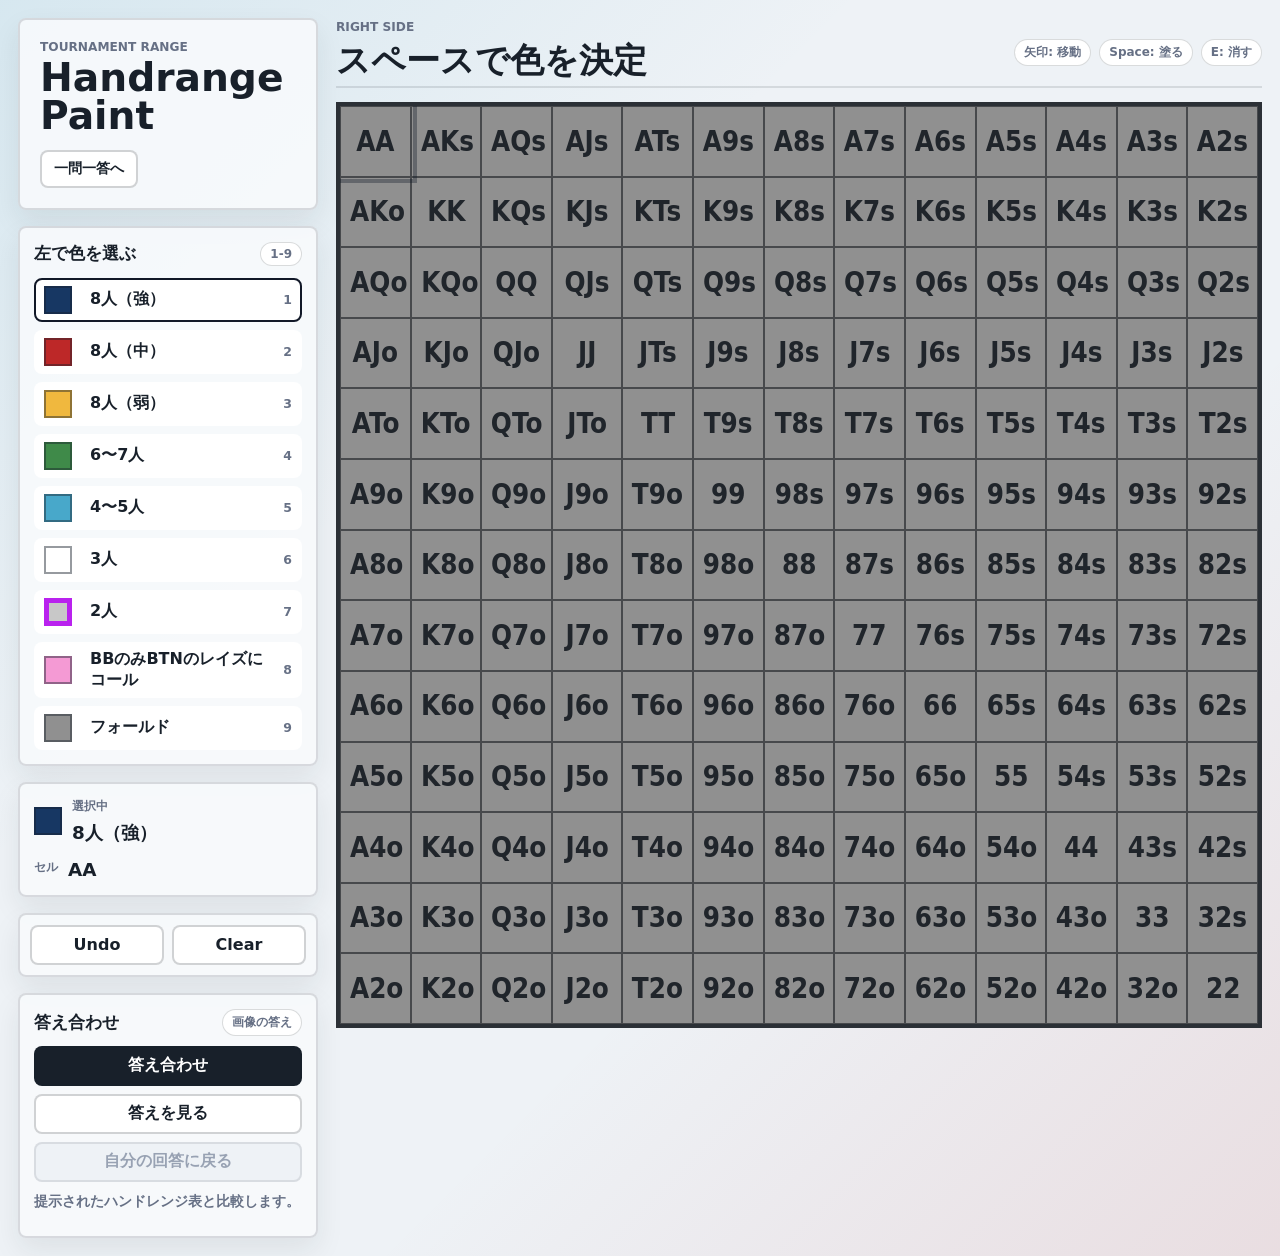
<file: index.html>
<!doctype html>
<html lang="ja">
  <head>
    <meta charset="utf-8">
    <meta name="viewport" content="width=device-width, initial-scale=1">
    <title>Handrange Paint</title>
    <link rel="stylesheet" href="styles.css">
  </head>
  <body>
    <main class="app-shell">
      <aside class="toolbar" aria-label="色選択">
        <div class="brand-block">
          <p class="eyebrow">Tournament Range</p>
          <h1>Handrange Paint</h1>
          <a class="mode-link" href="quiz.html">一問一答へ</a>
        </div>

        <section class="palette-panel" aria-labelledby="palette-title">
          <div class="panel-title-row">
            <h2 id="palette-title">左で色を選ぶ</h2>
            <span class="shortcut">1-9</span>
          </div>
          <div id="palette" class="palette" role="listbox" aria-label="レンジ色"></div>
        </section>

        <section class="status-panel" aria-live="polite">
          <div class="current-color">
            <span id="currentSwatch" class="status-swatch"></span>
            <div>
              <span class="caption">選択中</span>
              <strong id="currentLabel">8人（強）</strong>
            </div>
          </div>
          <div class="current-hand">
            <span class="caption">セル</span>
            <strong id="activeHand">AA</strong>
          </div>
        </section>

        <section class="actions" aria-label="操作">
          <button id="undoButton" type="button">Undo</button>
          <button id="clearButton" type="button">Clear</button>
        </section>

        <section class="quiz-panel" aria-labelledby="quiz-title">
          <div class="panel-title-row">
            <h2 id="quiz-title">答え合わせ</h2>
            <span id="answerStatus" class="shortcut">画像の答え</span>
          </div>
          <div class="quiz-actions">
            <button id="checkButton" type="button">答え合わせ</button>
            <button id="showAnswerButton" type="button">答えを見る</button>
            <button id="returnPracticeButton" type="button" disabled>自分の回答に戻る</button>
          </div>
          <p id="scoreText" class="score-text">提示されたハンドレンジ表と比較します。</p>
          <ol id="resultHistory" class="result-history" aria-label="答え合わせ履歴"></ol>
        </section>
      </aside>

      <section class="range-area" aria-label="ハンドレンジ表">
        <div class="range-topbar">
          <div>
            <p class="eyebrow">Right Side</p>
            <h2>スペースで色を決定</h2>
          </div>
          <div class="key-hints" aria-label="キーボード操作">
            <span>矢印: 移動</span>
            <span>Space: 塗る</span>
            <span>E: 消す</span>
          </div>
        </div>
        <div id="rangeGrid" class="range-grid" role="grid" aria-label="ポーカーハンドレンジ"></div>
      </section>
    </main>

    <script src="script.js"></script>
  </body>
</html>
</file>
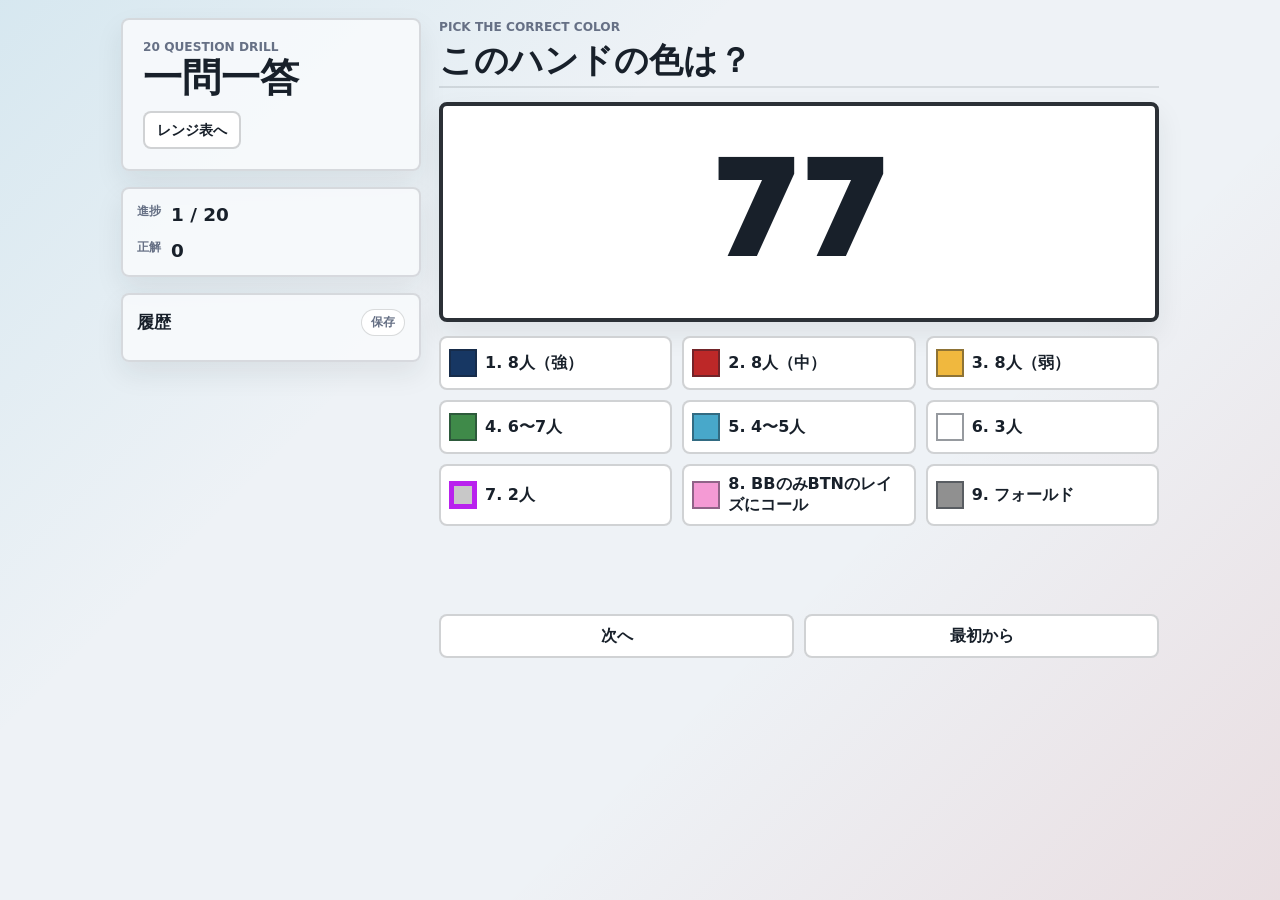
<file: quiz.html>
<!doctype html>
<html lang="ja">
  <head>
    <meta charset="utf-8">
    <meta name="viewport" content="width=device-width, initial-scale=1">
    <title>Handrange 20問一答</title>
    <link rel="stylesheet" href="styles.css">
  </head>
  <body>
    <main class="quiz-shell">
      <aside class="toolbar" aria-label="一問一答メニュー">
        <div class="brand-block">
          <p class="eyebrow">20 Question Drill</p>
          <h1>一問一答</h1>
          <a class="mode-link" href="index.html">レンジ表へ</a>
        </div>

        <section class="status-panel" aria-live="polite">
          <div class="current-hand">
            <span class="caption">進捗</span>
            <strong id="quizProgress">1 / 20</strong>
          </div>
          <div class="current-hand">
            <span class="caption">正解</span>
            <strong id="quizScore">0</strong>
          </div>
        </section>

        <section class="quiz-panel">
          <div class="panel-title-row">
            <h2>履歴</h2>
            <span class="shortcut">保存</span>
          </div>
          <ol id="quizHistory" class="result-history" aria-label="一問一答履歴"></ol>
        </section>
      </aside>

      <section class="flashcard-area" aria-label="20問一答">
        <div class="range-topbar">
          <div>
            <p class="eyebrow">Pick The Correct Color</p>
            <h2>このハンドの色は？</h2>
          </div>
        </div>

        <div class="flashcard">
          <strong id="quizHand" class="quiz-hand">AA</strong>
        </div>

        <div id="quizAnswers" class="quiz-answer-grid" aria-label="回答選択"></div>
        <p id="quizFeedback" class="quiz-feedback" aria-live="polite"></p>

        <div class="quiz-controls">
          <button id="nextQuestionButton" class="primary-button" type="button" disabled>次へ</button>
          <button id="restartQuizButton" type="button">最初から</button>
        </div>

        <section id="quizSummary" class="quiz-summary" aria-live="polite">
          <h2>結果</h2>
          <p id="quizSummaryText" class="score-text"></p>
          <ol id="reviewList" class="review-list" aria-label="間違えた問題"></ol>
        </section>
      </section>
    </main>

    <script src="quiz.js"></script>
  </body>
</html>
</file>
<file: styles.css>
:root {
  color-scheme: light;
  --bg: #eef2f6;
  --panel: #f8fafc;
  --ink: #18202a;
  --muted: #667085;
  --line: #45515d;
  --focus: #111827;
  --blue-dark: #173763;
  --red: #bd2828;
  --yellow: #f0b83e;
  --green: #3f8a49;
  --cyan: #48a8ca;
  --white: #ffffff;
  --purple: #b922ee;
  --pink: #f49ad4;
  --gray: #909090;
}

* {
  box-sizing: border-box;
}

html,
body {
  min-height: 100%;
}

body {
  margin: 0;
  background:
    linear-gradient(135deg, rgba(72, 168, 202, 0.14), transparent 34%),
    linear-gradient(315deg, rgba(189, 40, 40, 0.10), transparent 36%),
    var(--bg);
  color: var(--ink);
  font-family: "Inter", "Segoe UI", system-ui, -apple-system, sans-serif;
}

button {
  font: inherit;
}

.app-shell {
  display: grid;
  grid-template-columns: minmax(240px, 300px) minmax(0, 1fr);
  gap: 18px;
  min-height: 100vh;
  padding: 18px;
}

.toolbar {
  display: flex;
  flex-direction: column;
  gap: 16px;
  min-width: 0;
}

.brand-block,
.palette-panel,
.status-panel,
.actions,
.quiz-panel {
  border: 2px solid rgba(24, 32, 42, 0.14);
  border-radius: 8px;
  background: rgba(248, 250, 252, 0.9);
  box-shadow: 0 12px 28px rgba(24, 32, 42, 0.08);
}

.brand-block {
  padding: 20px;
}

.mode-link {
  display: inline-flex;
  align-items: center;
  justify-content: center;
  min-height: 38px;
  margin-top: 14px;
  border: 2px solid rgba(24, 32, 42, 0.2);
  border-radius: 8px;
  padding: 0 12px;
  background: #fff;
  color: var(--ink);
  font-size: 0.9rem;
  font-weight: 900;
  text-decoration: none;
}

.mode-link:hover {
  border-color: var(--focus);
}

.eyebrow,
.caption {
  display: block;
  margin: 0 0 5px;
  color: var(--muted);
  font-size: 0.76rem;
  font-weight: 800;
  letter-spacing: 0;
  text-transform: uppercase;
}

h1,
h2 {
  margin: 0;
  letter-spacing: 0;
}

h1 {
  font-size: clamp(1.75rem, 7vw, 2.45rem);
  line-height: 0.98;
}

h2 {
  font-size: 1.05rem;
}

.palette-panel,
.status-panel,
.quiz-panel {
  padding: 14px;
}

.panel-title-row,
.range-topbar {
  display: flex;
  align-items: center;
  justify-content: space-between;
  gap: 12px;
}

.shortcut,
.key-hints span {
  border: 1px solid rgba(24, 32, 42, 0.16);
  border-radius: 999px;
  padding: 4px 9px;
  color: var(--muted);
  background: #fff;
  font-size: 0.75rem;
  font-weight: 800;
  white-space: nowrap;
}

.palette {
  display: grid;
  gap: 8px;
  margin-top: 12px;
}

.palette-option {
  display: grid;
  grid-template-columns: 36px 1fr auto;
  align-items: center;
  gap: 10px;
  width: 100%;
  min-height: 44px;
  border: 2px solid transparent;
  border-radius: 8px;
  padding: 5px 8px;
  background: #fff;
  color: var(--ink);
  cursor: pointer;
  text-align: left;
}

.palette-option:hover,
.palette-option.is-selected {
  border-color: var(--focus);
}

.swatch,
.status-swatch {
  display: inline-block;
  width: 28px;
  height: 28px;
  border: 2px solid rgba(24, 32, 42, 0.45);
  background: var(--swatch);
}

.swatch[data-key="purple"] {
  border: 5px solid var(--purple);
  background: #c8c8c8;
}

.palette-label {
  min-width: 0;
  font-weight: 900;
}

.palette-key {
  color: var(--muted);
  font-size: 0.78rem;
  font-weight: 800;
}

.status-panel {
  display: grid;
  gap: 14px;
}

.current-color,
.current-hand {
  display: flex;
  align-items: center;
  gap: 10px;
}

.current-hand strong,
.current-color strong {
  font-size: 1.15rem;
}

.actions {
  display: grid;
  grid-template-columns: 1fr 1fr;
  gap: 8px;
  padding: 10px;
}

.actions button {
  min-height: 40px;
  border: 2px solid rgba(24, 32, 42, 0.2);
  border-radius: 8px;
  background: #fff;
  color: var(--ink);
  font-weight: 900;
  cursor: pointer;
}

.actions button:hover {
  border-color: var(--focus);
}

.quiz-panel {
  display: grid;
  gap: 10px;
}

.quiz-actions {
  display: grid;
  grid-template-columns: 1fr;
  gap: 8px;
}

.quiz-actions button {
  min-height: 40px;
  border: 2px solid rgba(24, 32, 42, 0.2);
  border-radius: 8px;
  background: #fff;
  color: var(--ink);
  font-weight: 900;
  cursor: pointer;
}

.quiz-actions button:first-child {
  background: var(--ink);
  color: #fff;
}

.quiz-actions button:disabled {
  border-color: rgba(24, 32, 42, 0.1);
  background: #eef2f6;
  color: #98a2b3;
  cursor: not-allowed;
}

.quiz-actions button:hover {
  border-color: var(--focus);
}

.score-text {
  margin: 0;
  color: var(--muted);
  font-size: 0.86rem;
  font-weight: 700;
  line-height: 1.45;
}

.result-history {
  display: grid;
  gap: 6px;
  max-height: 150px;
  margin: 0;
  padding: 0;
  overflow: auto;
  list-style: none;
}

.result-history li {
  display: flex;
  justify-content: space-between;
  gap: 8px;
  border-top: 1px solid rgba(24, 32, 42, 0.12);
  padding-top: 6px;
  color: var(--muted);
  font-size: 0.78rem;
  font-weight: 800;
}

.range-area {
  display: grid;
  grid-template-rows: auto minmax(0, 1fr);
  gap: 14px;
  min-width: 0;
}

.range-topbar {
  min-height: 70px;
  border-bottom: 2px solid rgba(24, 32, 42, 0.12);
}

.range-topbar h2 {
  font-size: clamp(1.4rem, 3vw, 2.1rem);
}

.key-hints {
  display: flex;
  flex-wrap: wrap;
  justify-content: flex-end;
  gap: 8px;
}

.range-grid {
  display: grid;
  grid-template-columns: repeat(13, minmax(48px, 1fr));
  grid-auto-rows: minmax(48px, 1fr);
  width: 100%;
  max-width: min(100%, 1040px);
  aspect-ratio: 1 / 1;
  border: 4px solid #2b3036;
  background: #2b3036;
  overflow: hidden;
  touch-action: none;
}

.cell {
  position: relative;
  display: grid;
  place-items: center;
  min-width: 0;
  border: 1px solid rgba(20, 24, 28, 0.58);
  background: var(--cell-bg, #fff);
  color: var(--cell-ink, #20252b);
  font-size: clamp(0.92rem, 2.45vw, 1.72rem);
  font-weight: 900;
  line-height: 1;
  letter-spacing: 0;
  white-space: nowrap;
  user-select: none;
  cursor: crosshair;
}

.cell-label {
  display: inline-block;
  max-width: 100%;
  transform: scaleX(0.9);
  transform-origin: center;
}

.cell[data-color="blueDark"],
.cell[data-color="red"] {
  --cell-ink: #fff;
}

.cell[data-color="purple"] {
  --cell-bg: #9b9b9b;
}

.cell[data-color="purple"]::after {
  position: absolute;
  inset: 6px;
  border: clamp(3px, 0.55vw, 6px) solid var(--purple);
  content: "";
  pointer-events: none;
}

.cell.is-active {
  z-index: 1;
  outline: 4px solid var(--focus);
  outline-offset: -4px;
}

.cell[data-result="wrong"] {
  box-shadow: inset 0 0 0 4px #ff4d6d;
}

.cell[data-result="correct"] {
  box-shadow: inset 0 0 0 3px rgba(22, 163, 74, 0.45);
}

.range-grid.is-answer-mode .cell {
  cursor: default;
}

.quiz-shell {
  display: grid;
  grid-template-columns: minmax(240px, 300px) minmax(0, 720px);
  justify-content: center;
  gap: 18px;
  min-height: 100vh;
  padding: 18px;
}

.flashcard-area {
  display: grid;
  align-content: start;
  gap: 14px;
}

.flashcard {
  display: grid;
  place-items: center;
  min-height: 220px;
  border: 4px solid #2b3036;
  border-radius: 8px;
  background: #fff;
  box-shadow: 0 12px 28px rgba(24, 32, 42, 0.08);
}

.quiz-hand {
  font-size: clamp(4rem, 15vw, 8rem);
  font-weight: 950;
  line-height: 1;
}

.quiz-answer-grid {
  display: grid;
  grid-template-columns: repeat(3, minmax(0, 1fr));
  gap: 10px;
}

.quiz-answer {
  display: grid;
  grid-template-columns: 28px 1fr;
  align-items: center;
  gap: 8px;
  min-height: 54px;
  border: 2px solid rgba(24, 32, 42, 0.2);
  border-radius: 8px;
  padding: 8px;
  background: #fff;
  color: var(--ink);
  cursor: pointer;
  font-weight: 900;
  text-align: left;
}

.quiz-answer:hover,
.quiz-answer:focus-visible {
  border-color: var(--focus);
}

.quiz-answer.is-correct {
  border-color: #15803d;
  box-shadow: inset 0 0 0 2px rgba(22, 163, 74, 0.25);
}

.quiz-answer.is-wrong {
  border-color: #e11d48;
  box-shadow: inset 0 0 0 2px rgba(225, 29, 72, 0.22);
}

.quiz-answer:disabled {
  cursor: default;
}

.quiz-controls {
  display: grid;
  grid-template-columns: 1fr 1fr;
  gap: 10px;
}

.quiz-controls button,
.primary-button {
  min-height: 44px;
  border: 2px solid rgba(24, 32, 42, 0.2);
  border-radius: 8px;
  background: #fff;
  color: var(--ink);
  cursor: pointer;
  font-weight: 900;
}

.primary-button {
  background: var(--ink);
  color: #fff;
}

.quiz-feedback {
  min-height: 28px;
  color: var(--muted);
  font-weight: 800;
}

.quiz-summary {
  display: none;
  border: 2px solid rgba(24, 32, 42, 0.14);
  border-radius: 8px;
  padding: 16px;
  background: rgba(248, 250, 252, 0.94);
}

.quiz-summary.is-visible {
  display: grid;
  gap: 12px;
}

.review-list {
  display: grid;
  gap: 6px;
  max-height: 260px;
  margin: 0;
  padding: 0;
  overflow: auto;
  list-style: none;
}

.review-list li {
  display: grid;
  grid-template-columns: 64px 1fr;
  gap: 10px;
  border-top: 1px solid rgba(24, 32, 42, 0.12);
  padding-top: 6px;
  color: var(--muted);
  font-size: 0.88rem;
  font-weight: 800;
}

.cell:focus-visible,
.palette-option:focus-visible,
.actions button:focus-visible {
  outline: 4px solid rgba(17, 24, 39, 0.35);
  outline-offset: 2px;
}

@media (max-width: 880px) {
  .app-shell {
    grid-template-columns: 1fr;
    padding: 12px;
  }

  .quiz-shell {
    grid-template-columns: 1fr;
    padding: 12px;
  }

  .toolbar {
    display: grid;
    grid-template-columns: 1fr;
  }

  .palette {
    grid-template-columns: repeat(2, minmax(0, 1fr));
  }

  .palette-option {
    grid-template-columns: 30px 1fr auto;
  }

  .range-topbar {
    align-items: flex-start;
    flex-direction: column;
    padding-bottom: 12px;
  }

  .key-hints {
    justify-content: flex-start;
  }

  .range-grid {
    grid-template-columns: repeat(13, minmax(25px, 1fr));
    grid-auto-rows: minmax(25px, 1fr);
  }

  .cell {
    font-size: clamp(0.66rem, 4.3vw, 1.22rem);
  }

  .quiz-answer-grid {
    grid-template-columns: 1fr;
  }
}

@media (max-width: 520px) {
  .palette {
    grid-template-columns: 1fr;
  }

  .range-grid {
    border-width: 3px;
  }

  .cell[data-color="purple"]::after {
    inset: 3px;
  }
}
</file>
